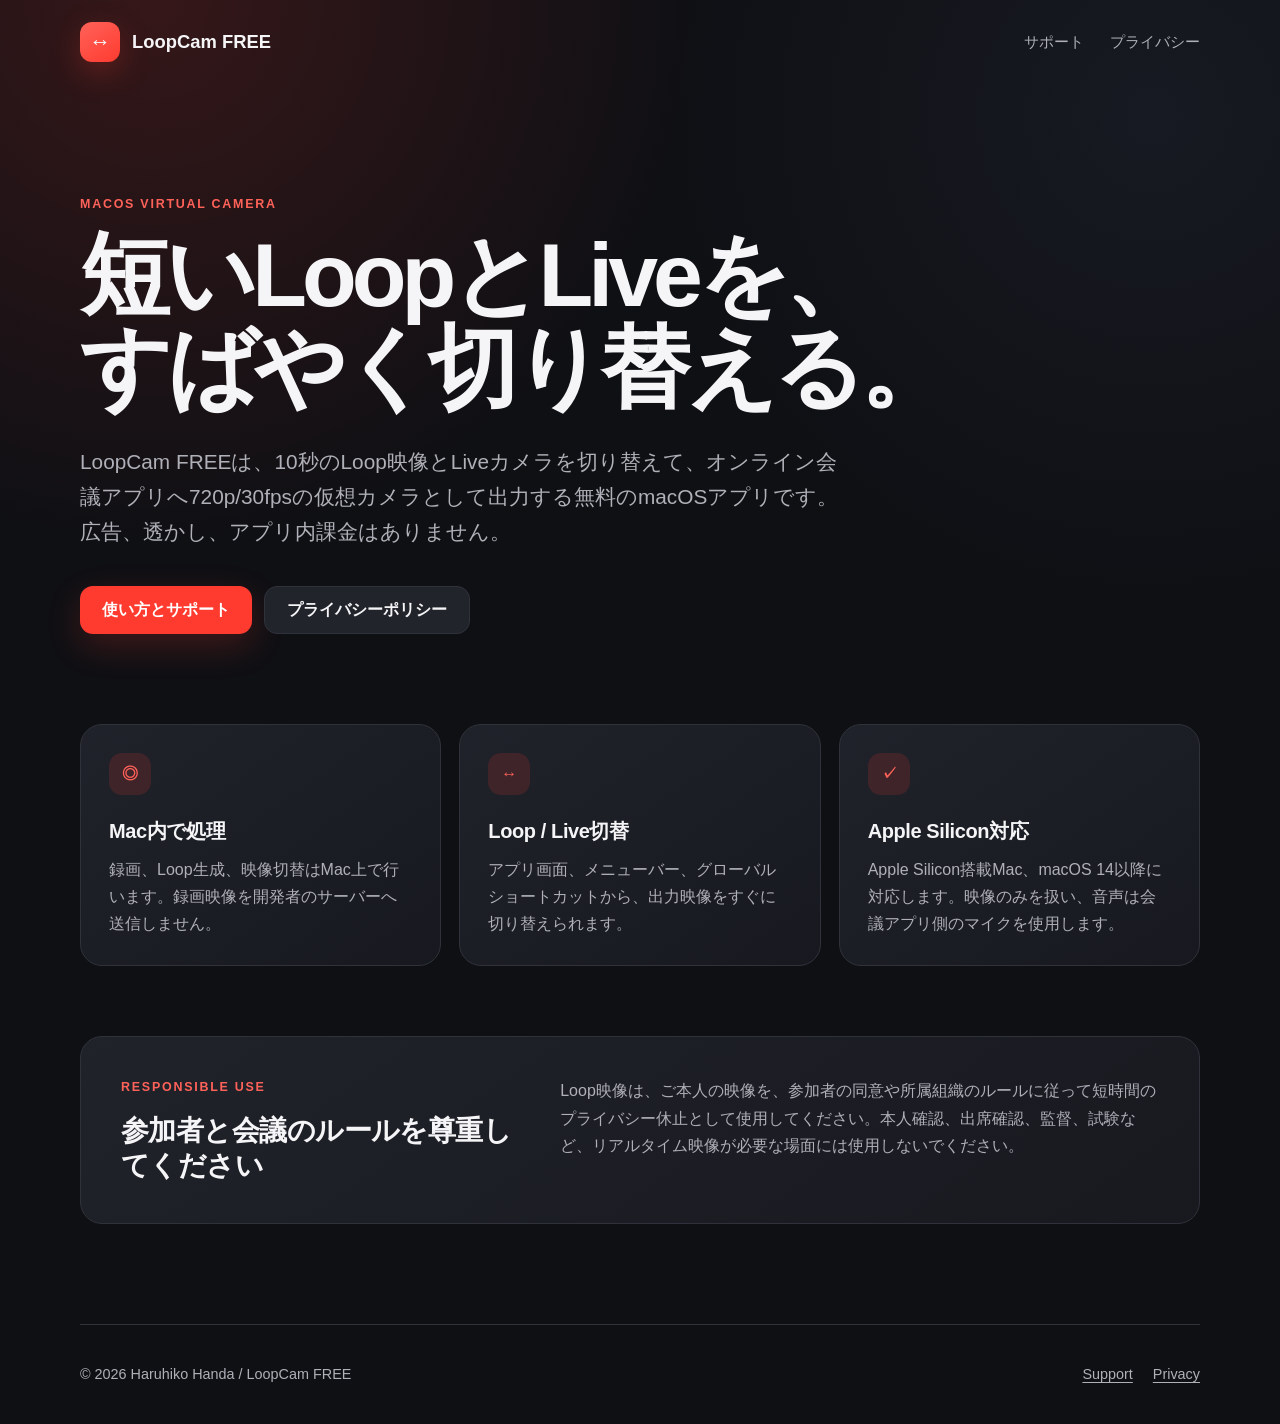
<file: index.html>
<!doctype html>
<html lang="ja">
<head>
  <meta charset="utf-8">
  <meta name="viewport" content="width=device-width, initial-scale=1">
  <meta name="description" content="LoopCam FREEの公式サポートとプライバシー情報。">
  <meta name="color-scheme" content="light dark">
  <meta http-equiv="Content-Security-Policy" content="default-src 'self'; img-src 'self' data:; style-src 'self'; base-uri 'none'; form-action 'self' https://github.com">
  <title>LoopCam FREE — Support &amp; Privacy</title>
  <link rel="stylesheet" href="assets/styles.css">
</head>
<body>
  <header class="site-header">
    <a class="brand" href="./" aria-label="LoopCam FREE ホーム">
      <span class="brand-mark" aria-hidden="true">↔</span>
      <span>LoopCam FREE</span>
    </a>
    <nav aria-label="メインナビゲーション">
      <a href="support/">サポート</a>
      <a href="privacy/">プライバシー</a>
    </nav>
  </header>

  <main>
    <section class="hero">
      <p class="eyebrow">macOS Virtual Camera</p>
      <h1>短いLoopとLiveを、<br>すばやく切り替える。</h1>
      <p class="lead">LoopCam FREEは、10秒のLoop映像とLiveカメラを切り替えて、オンライン会議アプリへ720p/30fpsの仮想カメラとして出力する無料のmacOSアプリです。広告、透かし、アプリ内課金はありません。</p>
      <div class="actions">
        <a class="button primary" href="support/">使い方とサポート</a>
        <a class="button secondary" href="privacy/">プライバシーポリシー</a>
      </div>
    </section>

    <section class="grid" aria-label="LoopCam FREEの特徴">
      <article class="card">
        <span class="card-icon" aria-hidden="true">◎</span>
        <h2>Mac内で処理</h2>
        <p>録画、Loop生成、映像切替はMac上で行います。録画映像を開発者のサーバーへ送信しません。</p>
      </article>
      <article class="card">
        <span class="card-icon" aria-hidden="true">↔</span>
        <h2>Loop / Live切替</h2>
        <p>アプリ画面、メニューバー、グローバルショートカットから、出力映像をすぐに切り替えられます。</p>
      </article>
      <article class="card">
        <span class="card-icon" aria-hidden="true">✓</span>
        <h2>Apple Silicon対応</h2>
        <p>Apple Silicon搭載Mac、macOS 14以降に対応します。映像のみを扱い、音声は会議アプリ側のマイクを使用します。</p>
      </article>
    </section>

    <section class="notice">
      <div>
        <p class="eyebrow">Responsible Use</p>
        <h2>参加者と会議のルールを尊重してください</h2>
      </div>
      <p>Loop映像は、ご本人の映像を、参加者の同意や所属組織のルールに従って短時間のプライバシー休止として使用してください。本人確認、出席確認、監督、試験など、リアルタイム映像が必要な場面には使用しないでください。</p>
    </section>
  </main>

  <footer>
    <p>© 2026 Haruhiko Handa / LoopCam FREE</p>
    <div><a href="support/">Support</a><a href="privacy/">Privacy</a></div>
  </footer>
</body>
</html>
</file>
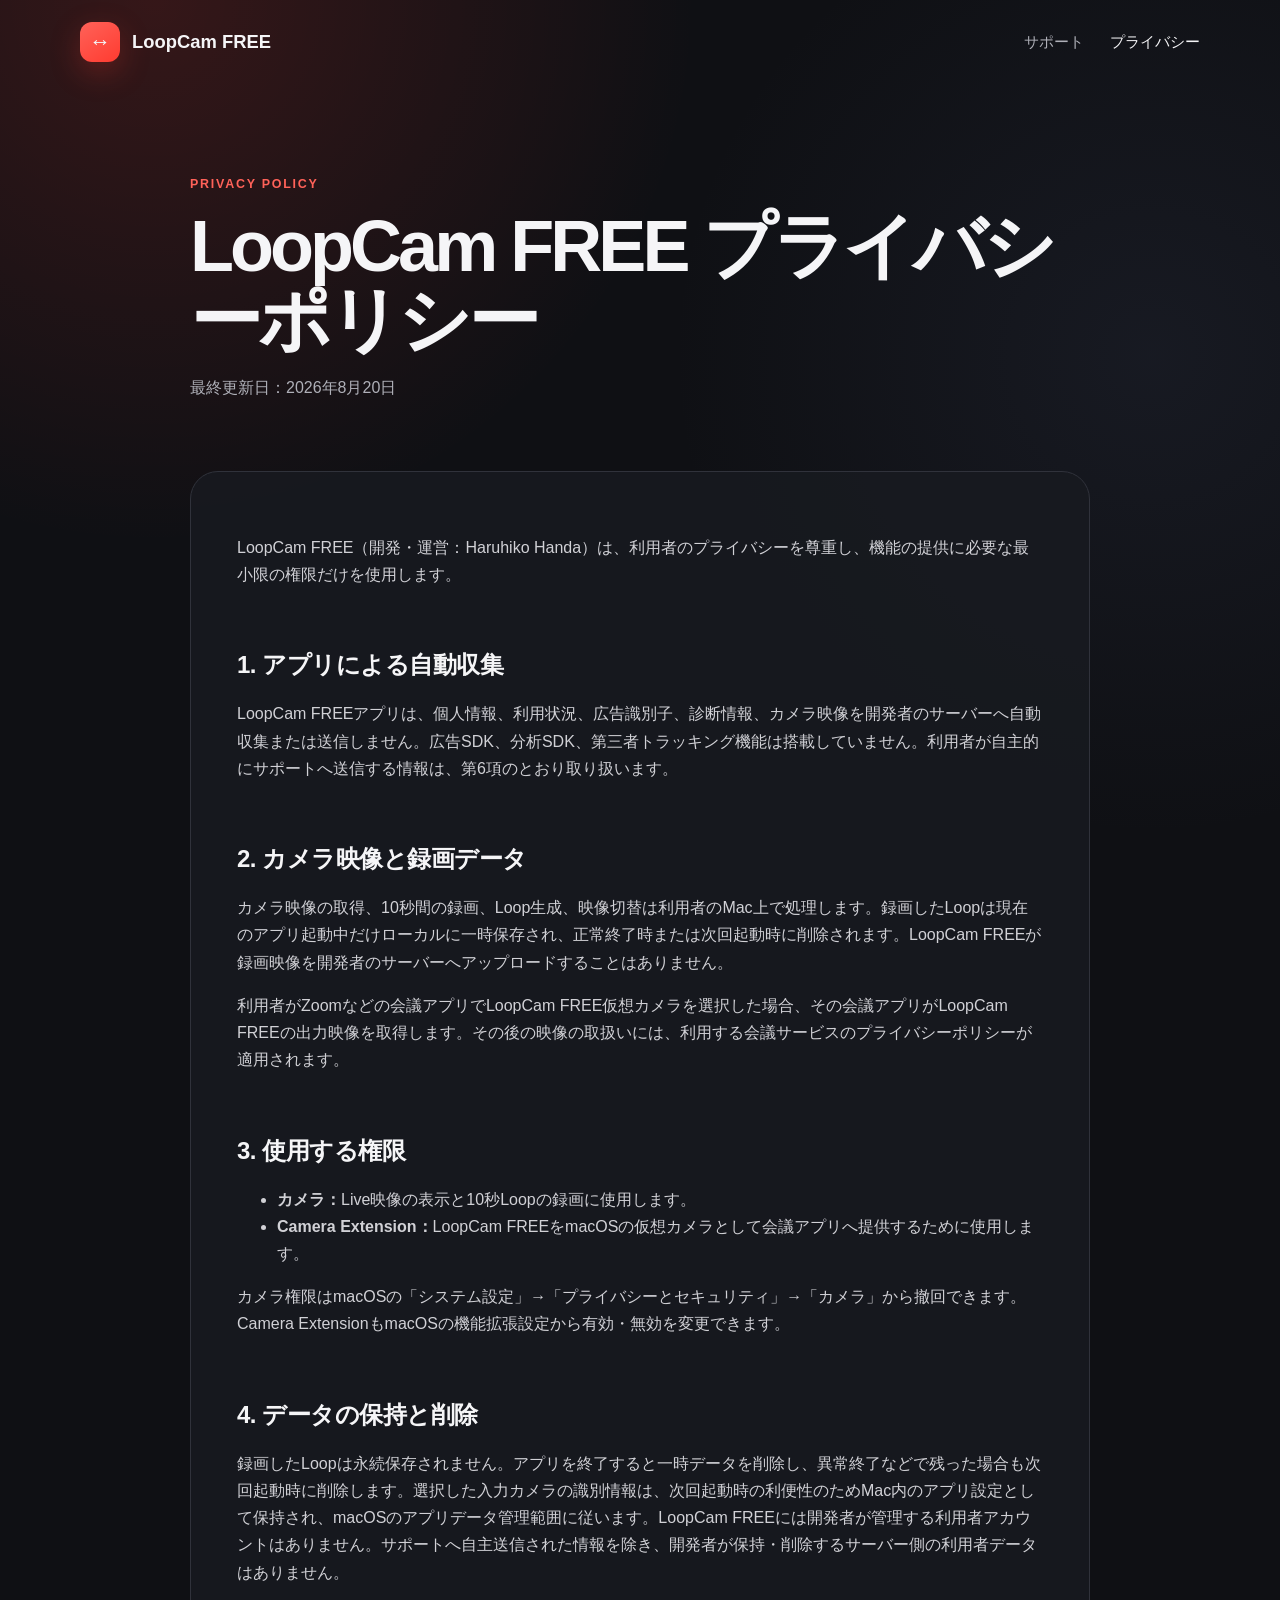
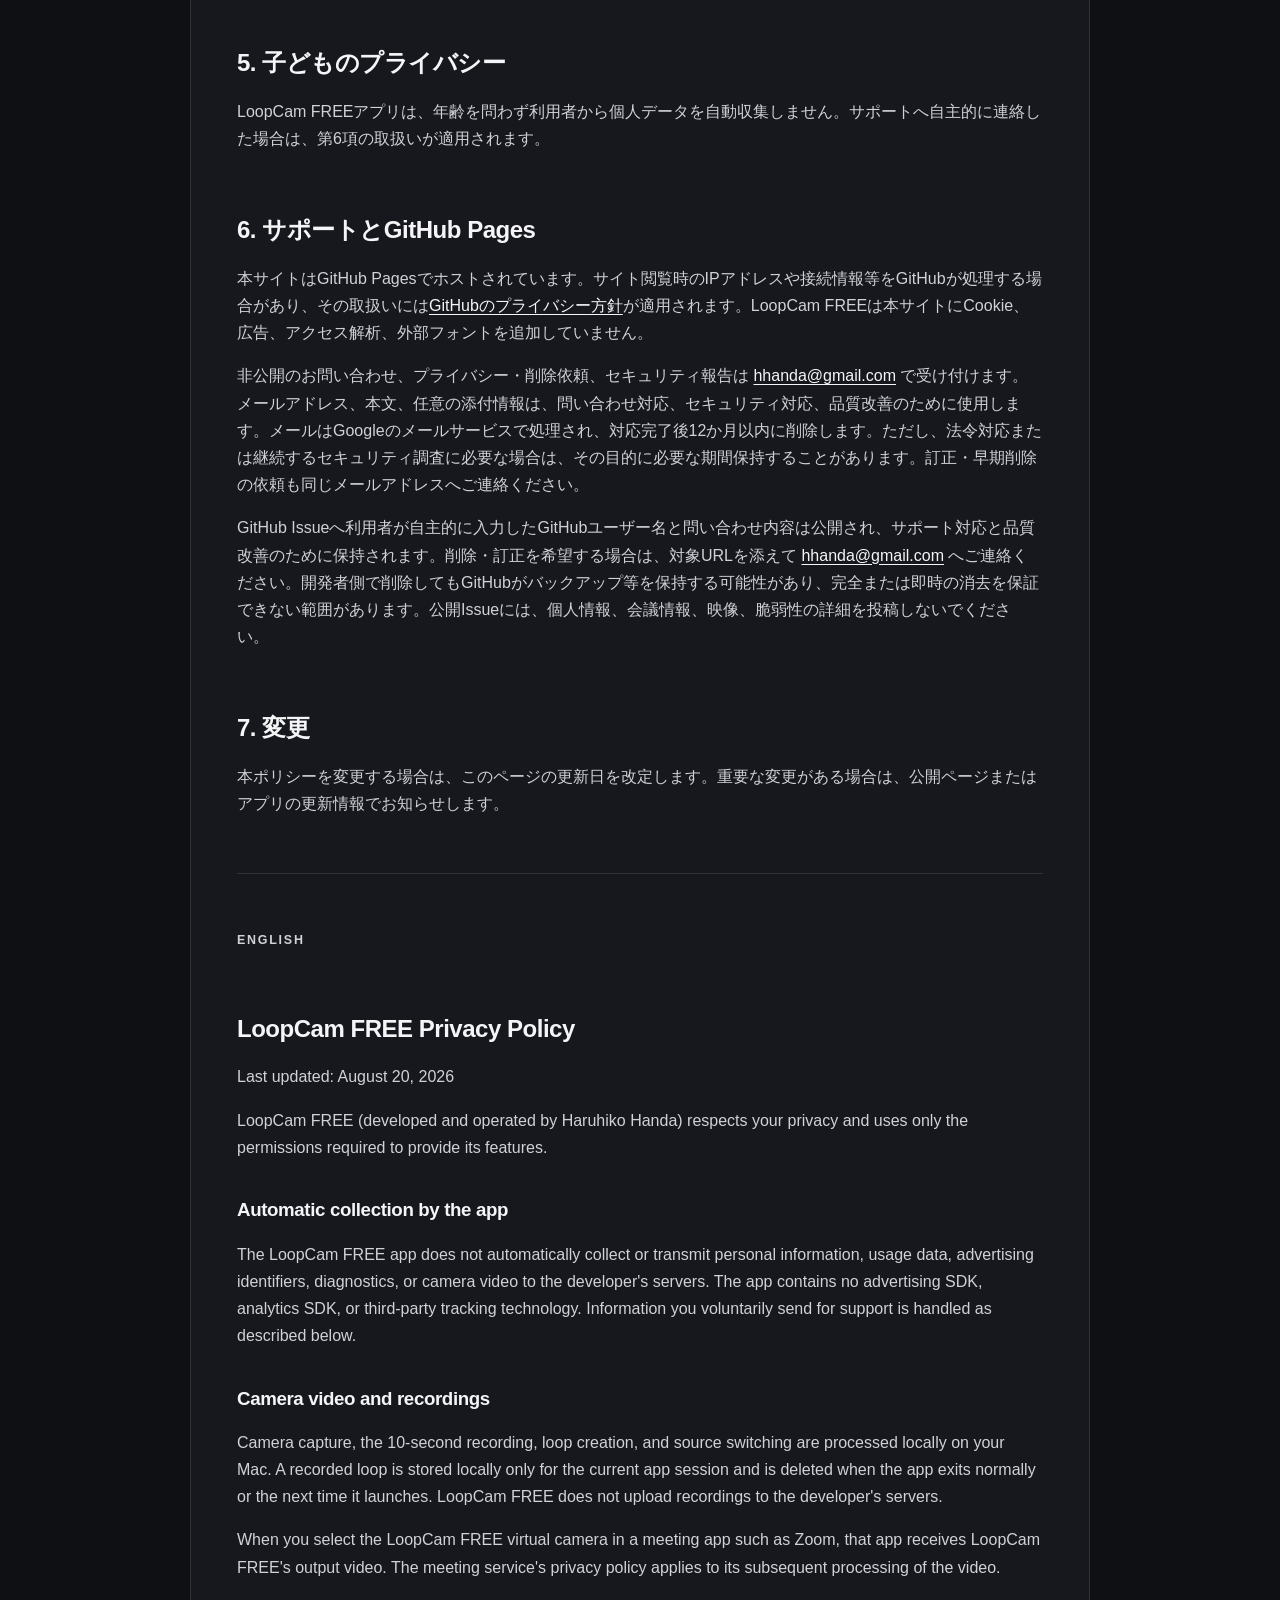
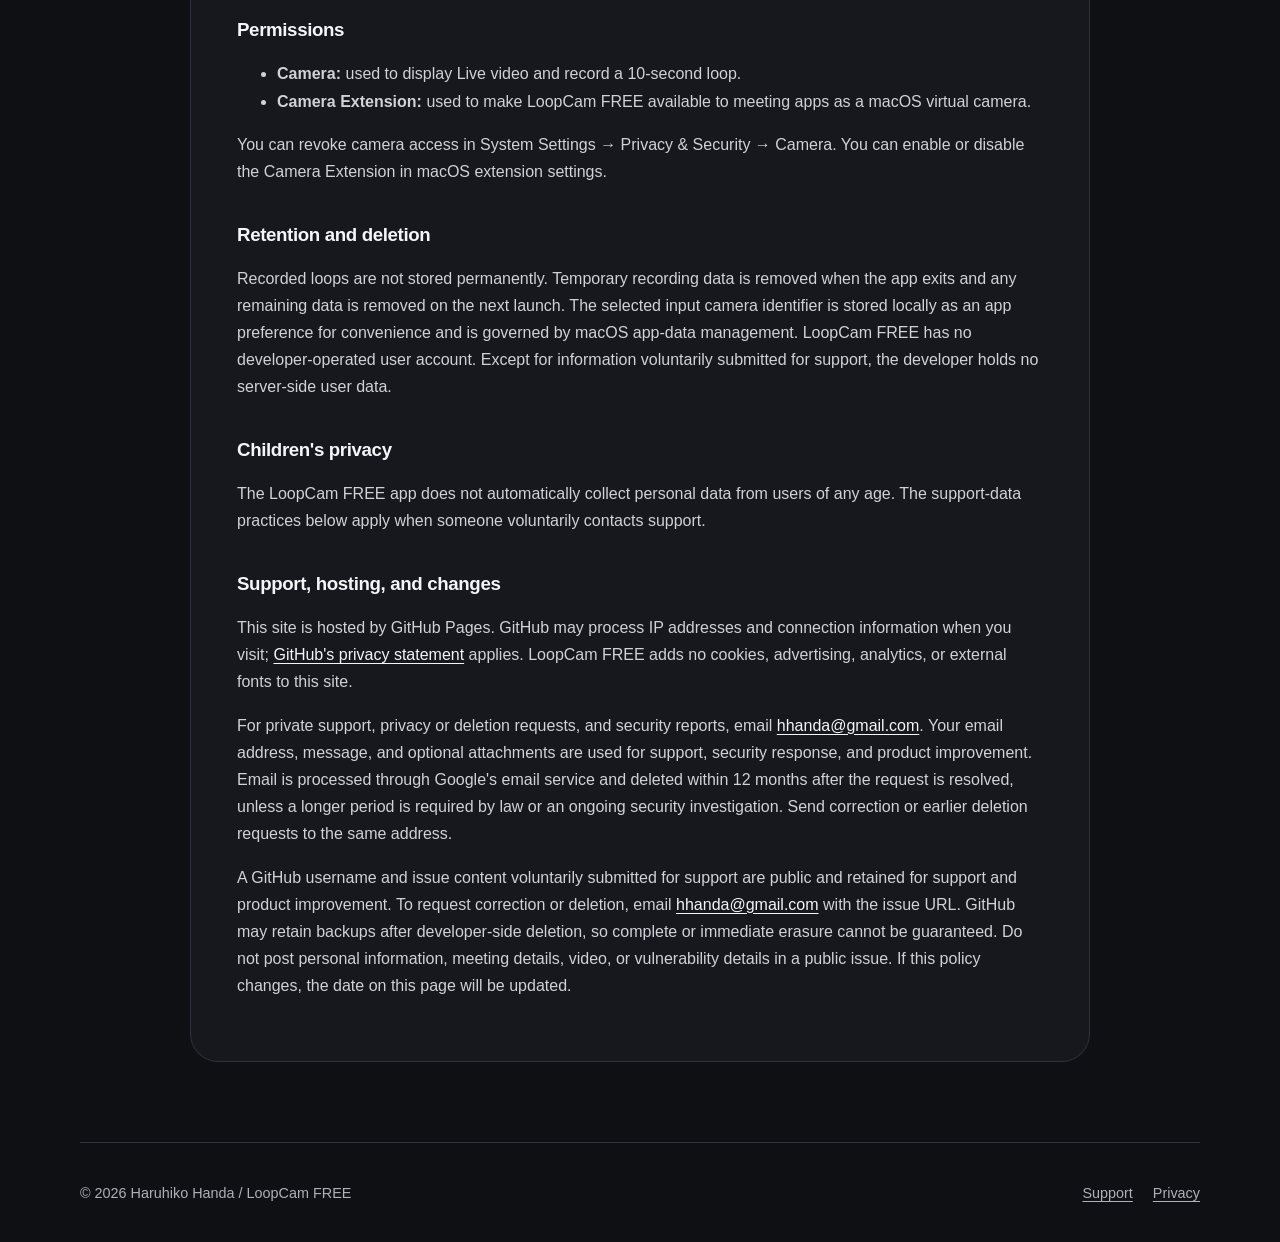
<file: privacy/index.html>
<!doctype html>
<html lang="ja">
<head>
  <meta charset="utf-8">
  <meta name="viewport" content="width=device-width, initial-scale=1">
  <meta name="description" content="LoopCam FREEプライバシーポリシー。">
  <meta name="color-scheme" content="light dark">
  <meta http-equiv="Content-Security-Policy" content="default-src 'self'; img-src 'self' data:; style-src 'self'; base-uri 'none'; form-action 'self' https://github.com">
  <title>プライバシーポリシー — LoopCam FREE</title>
  <link rel="stylesheet" href="../assets/styles.css">
</head>
<body>
  <header class="site-header">
    <a class="brand" href="../" aria-label="LoopCam FREE ホーム"><span class="brand-mark" aria-hidden="true">↔</span><span>LoopCam FREE</span></a>
    <nav aria-label="メインナビゲーション"><a href="../support/">サポート</a><a aria-current="page" href="./">プライバシー</a></nav>
  </header>

  <main class="document">
    <div class="document-heading">
      <p class="eyebrow">Privacy Policy</p>
      <h1>LoopCam FREE プライバシーポリシー</h1>
      <p class="updated">最終更新日：2026年8月20日</p>
    </div>

    <article>
      <p>LoopCam FREE（開発・運営：Haruhiko Handa）は、利用者のプライバシーを尊重し、機能の提供に必要な最小限の権限だけを使用します。</p>

      <h2>1. アプリによる自動収集</h2>
      <p>LoopCam FREEアプリは、個人情報、利用状況、広告識別子、診断情報、カメラ映像を開発者のサーバーへ自動収集または送信しません。広告SDK、分析SDK、第三者トラッキング機能は搭載していません。利用者が自主的にサポートへ送信する情報は、第6項のとおり取り扱います。</p>

      <h2>2. カメラ映像と録画データ</h2>
      <p>カメラ映像の取得、10秒間の録画、Loop生成、映像切替は利用者のMac上で処理します。録画したLoopは現在のアプリ起動中だけローカルに一時保存され、正常終了時または次回起動時に削除されます。LoopCam FREEが録画映像を開発者のサーバーへアップロードすることはありません。</p>
      <p>利用者がZoomなどの会議アプリでLoopCam FREE仮想カメラを選択した場合、その会議アプリがLoopCam FREEの出力映像を取得します。その後の映像の取扱いには、利用する会議サービスのプライバシーポリシーが適用されます。</p>

      <h2>3. 使用する権限</h2>
      <ul>
        <li><strong>カメラ：</strong>Live映像の表示と10秒Loopの録画に使用します。</li>
        <li><strong>Camera Extension：</strong>LoopCam FREEをmacOSの仮想カメラとして会議アプリへ提供するために使用します。</li>
      </ul>
      <p>カメラ権限はmacOSの「システム設定」→「プライバシーとセキュリティ」→「カメラ」から撤回できます。Camera ExtensionもmacOSの機能拡張設定から有効・無効を変更できます。</p>

      <h2>4. データの保持と削除</h2>
      <p>録画したLoopは永続保存されません。アプリを終了すると一時データを削除し、異常終了などで残った場合も次回起動時に削除します。選択した入力カメラの識別情報は、次回起動時の利便性のためMac内のアプリ設定として保持され、macOSのアプリデータ管理範囲に従います。LoopCam FREEには開発者が管理する利用者アカウントはありません。サポートへ自主送信された情報を除き、開発者が保持・削除するサーバー側の利用者データはありません。</p>

      <h2>5. 子どものプライバシー</h2>
      <p>LoopCam FREEアプリは、年齢を問わず利用者から個人データを自動収集しません。サポートへ自主的に連絡した場合は、第6項の取扱いが適用されます。</p>

      <h2>6. サポートとGitHub Pages</h2>
      <p>本サイトはGitHub Pagesでホストされています。サイト閲覧時のIPアドレスや接続情報等をGitHubが処理する場合があり、その取扱いには<a href="https://docs.github.com/en/site-policy/privacy-policies/github-general-privacy-statement">GitHubのプライバシー方針</a>が適用されます。LoopCam FREEは本サイトにCookie、広告、アクセス解析、外部フォントを追加していません。</p>
      <p>非公開のお問い合わせ、プライバシー・削除依頼、セキュリティ報告は <a href="mailto:hhanda@gmail.com">hhanda@gmail.com</a> で受け付けます。メールアドレス、本文、任意の添付情報は、問い合わせ対応、セキュリティ対応、品質改善のために使用します。メールはGoogleのメールサービスで処理され、対応完了後12か月以内に削除します。ただし、法令対応または継続するセキュリティ調査に必要な場合は、その目的に必要な期間保持することがあります。訂正・早期削除の依頼も同じメールアドレスへご連絡ください。</p>
      <p>GitHub Issueへ利用者が自主的に入力したGitHubユーザー名と問い合わせ内容は公開され、サポート対応と品質改善のために保持されます。削除・訂正を希望する場合は、対象URLを添えて <a href="mailto:hhanda@gmail.com">hhanda@gmail.com</a> へご連絡ください。開発者側で削除してもGitHubがバックアップ等を保持する可能性があり、完全または即時の消去を保証できない範囲があります。公開Issueには、個人情報、会議情報、映像、脆弱性の詳細を投稿しないでください。</p>

      <h2>7. 変更</h2>
      <p>本ポリシーを変更する場合は、このページの更新日を改定します。重要な変更がある場合は、公開ページまたはアプリの更新情報でお知らせします。</p>

      <hr>

      <section lang="en" aria-labelledby="privacy-en">
        <p class="eyebrow">English</p>
        <h2 id="privacy-en">LoopCam FREE Privacy Policy</h2>
        <p class="updated">Last updated: August 20, 2026</p>
        <p>LoopCam FREE (developed and operated by Haruhiko Handa) respects your privacy and uses only the permissions required to provide its features.</p>

        <h3>Automatic collection by the app</h3>
        <p>The LoopCam FREE app does not automatically collect or transmit personal information, usage data, advertising identifiers, diagnostics, or camera video to the developer's servers. The app contains no advertising SDK, analytics SDK, or third-party tracking technology. Information you voluntarily send for support is handled as described below.</p>

        <h3>Camera video and recordings</h3>
        <p>Camera capture, the 10-second recording, loop creation, and source switching are processed locally on your Mac. A recorded loop is stored locally only for the current app session and is deleted when the app exits normally or the next time it launches. LoopCam FREE does not upload recordings to the developer's servers.</p>
        <p>When you select the LoopCam FREE virtual camera in a meeting app such as Zoom, that app receives LoopCam FREE's output video. The meeting service's privacy policy applies to its subsequent processing of the video.</p>

        <h3>Permissions</h3>
        <ul>
          <li><strong>Camera:</strong> used to display Live video and record a 10-second loop.</li>
          <li><strong>Camera Extension:</strong> used to make LoopCam FREE available to meeting apps as a macOS virtual camera.</li>
        </ul>
        <p>You can revoke camera access in System Settings → Privacy &amp; Security → Camera. You can enable or disable the Camera Extension in macOS extension settings.</p>

        <h3>Retention and deletion</h3>
        <p>Recorded loops are not stored permanently. Temporary recording data is removed when the app exits and any remaining data is removed on the next launch. The selected input camera identifier is stored locally as an app preference for convenience and is governed by macOS app-data management. LoopCam FREE has no developer-operated user account. Except for information voluntarily submitted for support, the developer holds no server-side user data.</p>

        <h3>Children's privacy</h3>
        <p>The LoopCam FREE app does not automatically collect personal data from users of any age. The support-data practices below apply when someone voluntarily contacts support.</p>

        <h3>Support, hosting, and changes</h3>
        <p>This site is hosted by GitHub Pages. GitHub may process IP addresses and connection information when you visit; <a href="https://docs.github.com/en/site-policy/privacy-policies/github-general-privacy-statement">GitHub's privacy statement</a> applies. LoopCam FREE adds no cookies, advertising, analytics, or external fonts to this site.</p>
        <p>For private support, privacy or deletion requests, and security reports, email <a href="mailto:hhanda@gmail.com">hhanda@gmail.com</a>. Your email address, message, and optional attachments are used for support, security response, and product improvement. Email is processed through Google's email service and deleted within 12 months after the request is resolved, unless a longer period is required by law or an ongoing security investigation. Send correction or earlier deletion requests to the same address.</p>
        <p>A GitHub username and issue content voluntarily submitted for support are public and retained for support and product improvement. To request correction or deletion, email <a href="mailto:hhanda@gmail.com">hhanda@gmail.com</a> with the issue URL. GitHub may retain backups after developer-side deletion, so complete or immediate erasure cannot be guaranteed. Do not post personal information, meeting details, video, or vulnerability details in a public issue. If this policy changes, the date on this page will be updated.</p>
      </section>
    </article>
  </main>

  <footer><p>© 2026 Haruhiko Handa / LoopCam FREE</p><div><a href="../support/">Support</a><a href="./">Privacy</a></div></footer>
</body>
</html>
</file>
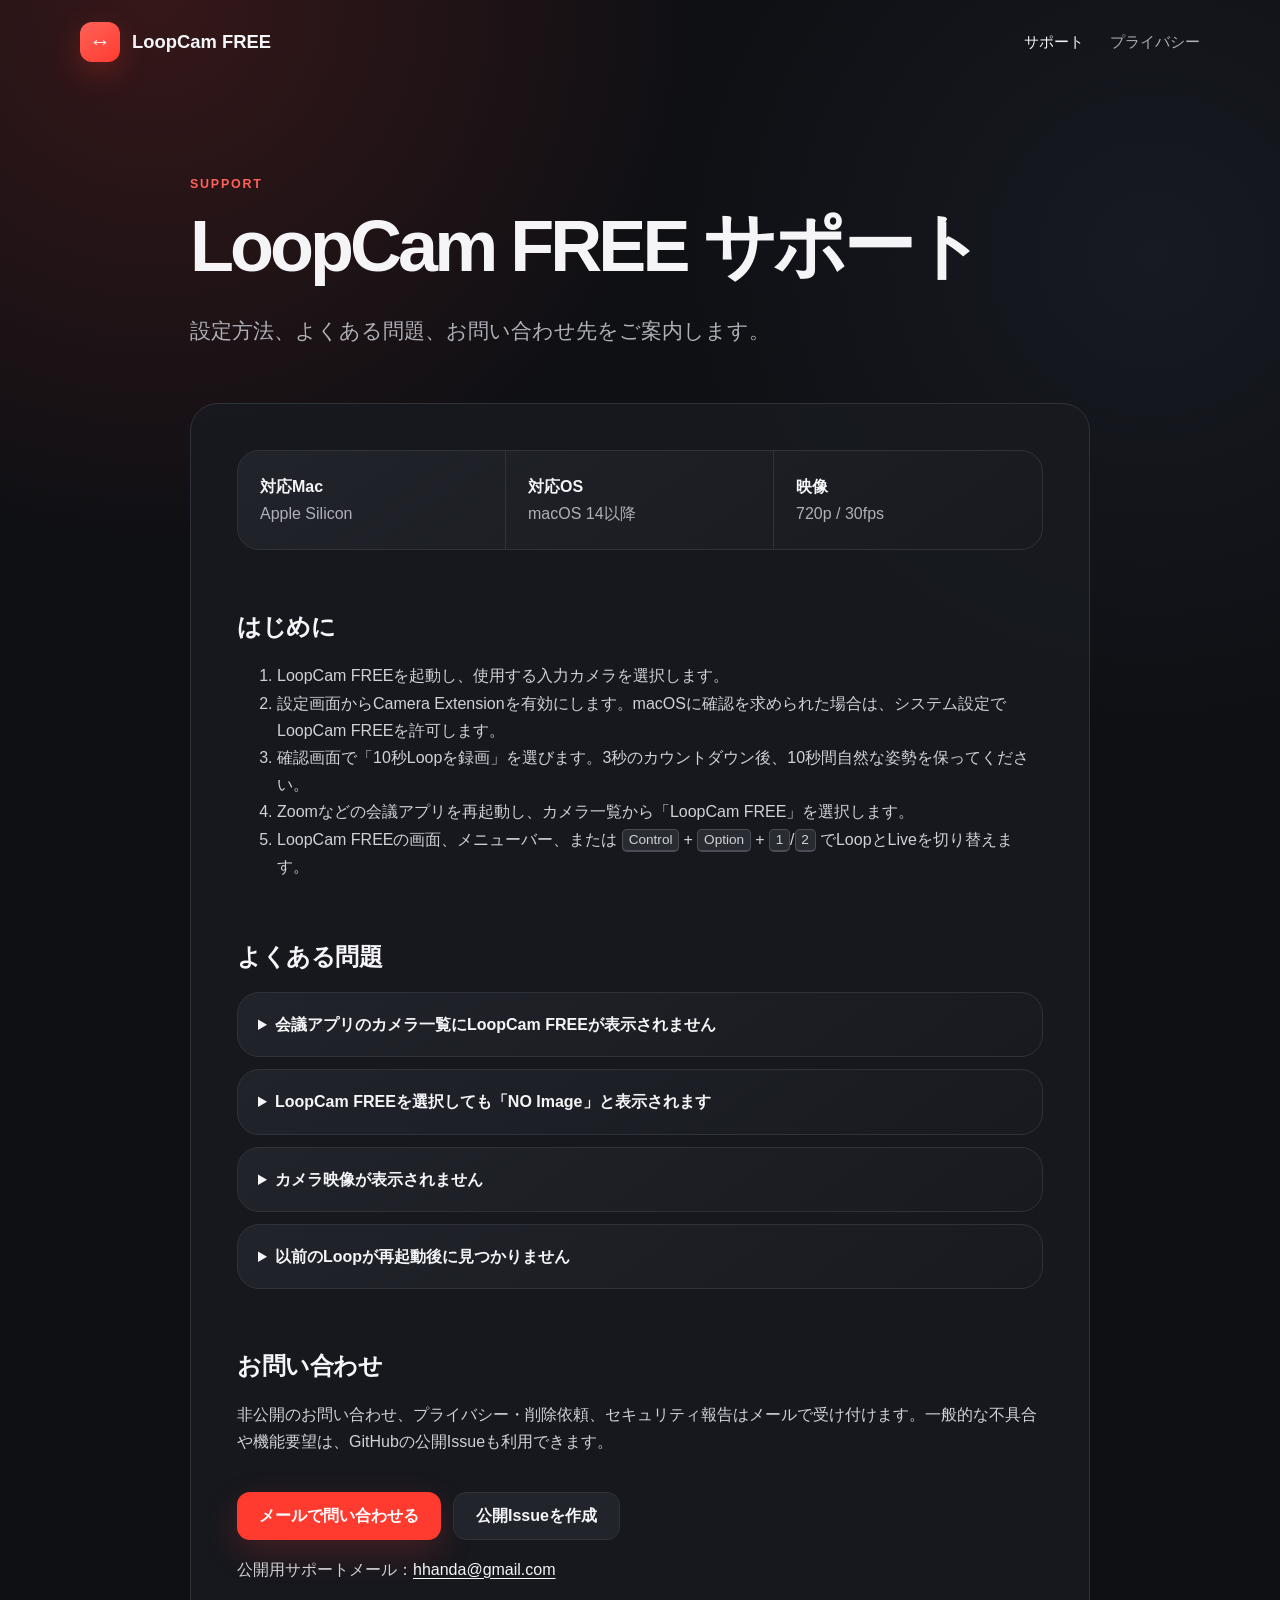
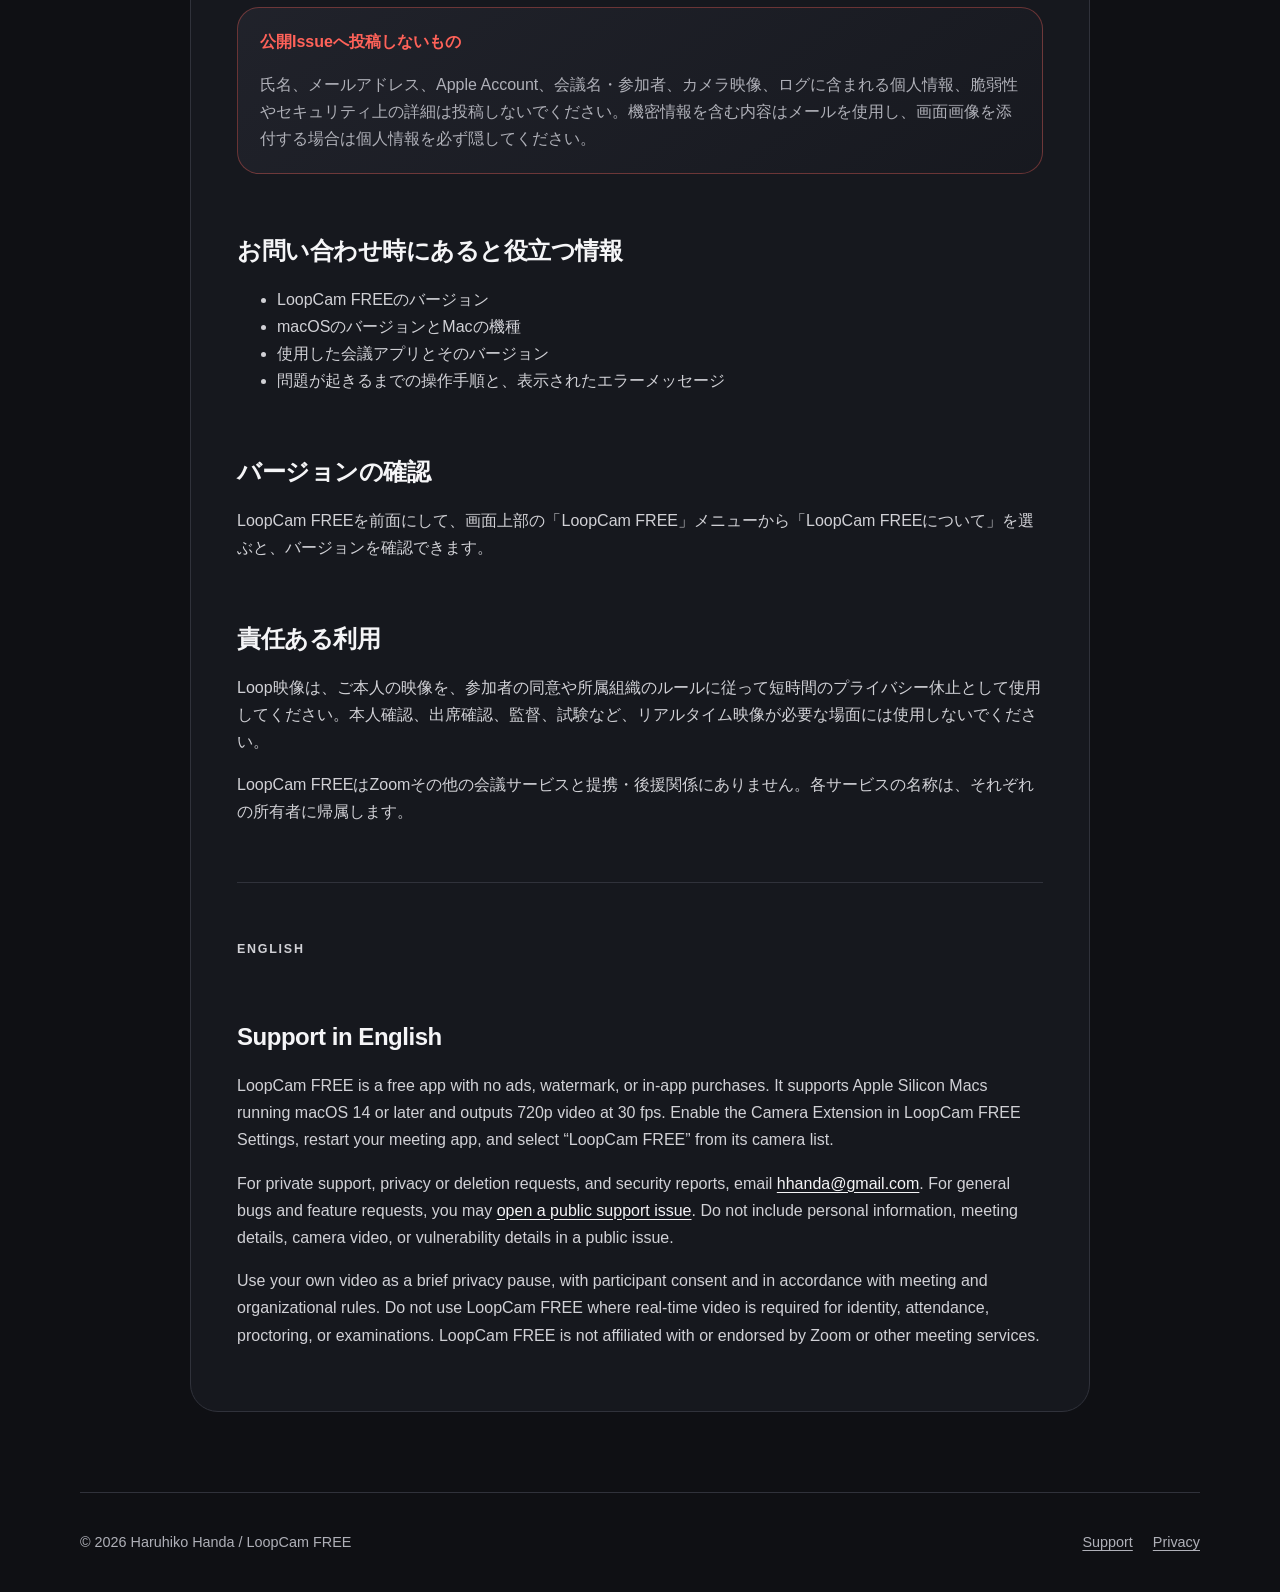
<file: support/index.html>
<!doctype html>
<html lang="ja">
<head>
  <meta charset="utf-8">
  <meta name="viewport" content="width=device-width, initial-scale=1">
  <meta name="description" content="LoopCam FREEの設定、使い方、トラブルシューティング、お問い合わせ。">
  <meta name="color-scheme" content="light dark">
  <meta http-equiv="Content-Security-Policy" content="default-src 'self'; img-src 'self' data:; style-src 'self'; base-uri 'none'; form-action 'self' https://github.com">
  <title>サポート — LoopCam FREE</title>
  <link rel="stylesheet" href="../assets/styles.css">
</head>
<body>
  <header class="site-header">
    <a class="brand" href="../" aria-label="LoopCam FREE ホーム"><span class="brand-mark" aria-hidden="true">↔</span><span>LoopCam FREE</span></a>
    <nav aria-label="メインナビゲーション"><a aria-current="page" href="./">サポート</a><a href="../privacy/">プライバシー</a></nav>
  </header>

  <main class="document">
    <div class="document-heading">
      <p class="eyebrow">Support</p>
      <h1>LoopCam FREE サポート</h1>
      <p class="lead">設定方法、よくある問題、お問い合わせ先をご案内します。</p>
    </div>

    <article>
      <div class="support-meta">
        <div><strong>対応Mac</strong><span>Apple Silicon</span></div>
        <div><strong>対応OS</strong><span>macOS 14以降</span></div>
        <div><strong>映像</strong><span>720p / 30fps</span></div>
      </div>

      <h2>はじめに</h2>
      <ol>
        <li>LoopCam FREEを起動し、使用する入力カメラを選択します。</li>
        <li>設定画面からCamera Extensionを有効にします。macOSに確認を求められた場合は、システム設定でLoopCam FREEを許可します。</li>
        <li>確認画面で「10秒Loopを録画」を選びます。3秒のカウントダウン後、10秒間自然な姿勢を保ってください。</li>
        <li>Zoomなどの会議アプリを再起動し、カメラ一覧から「LoopCam FREE」を選択します。</li>
        <li>LoopCam FREEの画面、メニューバー、または <kbd>Control</kbd> + <kbd>Option</kbd> + <kbd>1</kbd>/<kbd>2</kbd> でLoopとLiveを切り替えます。</li>
      </ol>

      <h2>よくある問題</h2>
      <details>
        <summary>会議アプリのカメラ一覧にLoopCam FREEが表示されません</summary>
        <p>LoopCam FREEの設定でCamera Extensionが「有効」になっていることを確認してください。有効化後に会議アプリを完全に終了して起動し直します。それでも表示されない場合は、Macを再起動してから再確認してください。</p>
      </details>
      <details>
        <summary>LoopCam FREEを選択しても「NO Image」と表示されます</summary>
        <p>LoopCam FREE本体が起動していること、入力カメラが接続されていることを確認してください。「NO Image」はLoopCam FREEから映像を出力できないときの安全なフォールバック表示です。</p>
      </details>
      <details>
        <summary>カメラ映像が表示されません</summary>
        <p>macOSの「システム設定」→「プライバシーとセキュリティ」→「カメラ」でLoopCam FREEを許可してください。他のアプリがカメラを占有している場合は、そのアプリを終了してLoopCam FREEを起動し直します。</p>
      </details>
      <details>
        <summary>以前のLoopが再起動後に見つかりません</summary>
        <p>これは正常な動作です。プライバシー保護のため、Loopはアプリ終了時または次回起動時に削除され、起動ごとの再録画が必要です。</p>
      </details>

      <h2>お問い合わせ</h2>
      <p>非公開のお問い合わせ、プライバシー・削除依頼、セキュリティ報告はメールで受け付けます。一般的な不具合や機能要望は、GitHubの公開Issueも利用できます。</p>
      <div class="actions">
        <a class="button primary" href="mailto:hhanda@gmail.com?subject=LoopCam%20FREE%20Support">メールで問い合わせる</a>
        <a class="button secondary" href="https://github.com/HARUHIKOHANDA/loopcam-support/issues/new?template=support.yml">公開Issueを作成</a>
      </div>
      <p>公開用サポートメール：<a href="mailto:hhanda@gmail.com">hhanda@gmail.com</a></p>
      <aside class="warning">
        <strong>公開Issueへ投稿しないもの</strong>
        <p>氏名、メールアドレス、Apple Account、会議名・参加者、カメラ映像、ログに含まれる個人情報、脆弱性やセキュリティ上の詳細は投稿しないでください。機密情報を含む内容はメールを使用し、画面画像を添付する場合は個人情報を必ず隠してください。</p>
      </aside>

      <h2>お問い合わせ時にあると役立つ情報</h2>
      <ul>
        <li>LoopCam FREEのバージョン</li>
        <li>macOSのバージョンとMacの機種</li>
        <li>使用した会議アプリとそのバージョン</li>
        <li>問題が起きるまでの操作手順と、表示されたエラーメッセージ</li>
      </ul>

      <h2>バージョンの確認</h2>
      <p>LoopCam FREEを前面にして、画面上部の「LoopCam FREE」メニューから「LoopCam FREEについて」を選ぶと、バージョンを確認できます。</p>

      <h2>責任ある利用</h2>
      <p>Loop映像は、ご本人の映像を、参加者の同意や所属組織のルールに従って短時間のプライバシー休止として使用してください。本人確認、出席確認、監督、試験など、リアルタイム映像が必要な場面には使用しないでください。</p>
      <p>LoopCam FREEはZoomその他の会議サービスと提携・後援関係にありません。各サービスの名称は、それぞれの所有者に帰属します。</p>

      <hr>
      <section lang="en" aria-labelledby="support-en">
        <p class="eyebrow">English</p>
        <h2 id="support-en">Support in English</h2>
        <p>LoopCam FREE is a free app with no ads, watermark, or in-app purchases. It supports Apple Silicon Macs running macOS 14 or later and outputs 720p video at 30 fps. Enable the Camera Extension in LoopCam FREE Settings, restart your meeting app, and select “LoopCam FREE” from its camera list.</p>
        <p>For private support, privacy or deletion requests, and security reports, email <a href="mailto:hhanda@gmail.com">hhanda@gmail.com</a>. For general bugs and feature requests, you may <a href="https://github.com/HARUHIKOHANDA/loopcam-support/issues/new?template=support.yml">open a public support issue</a>. Do not include personal information, meeting details, camera video, or vulnerability details in a public issue.</p>
        <p>Use your own video as a brief privacy pause, with participant consent and in accordance with meeting and organizational rules. Do not use LoopCam FREE where real-time video is required for identity, attendance, proctoring, or examinations. LoopCam FREE is not affiliated with or endorsed by Zoom or other meeting services.</p>
      </section>
    </article>
  </main>

  <footer><p>© 2026 Haruhiko Handa / LoopCam FREE</p><div><a href="./">Support</a><a href="../privacy/">Privacy</a></div></footer>
</body>
</html>
</file>
<file: assets/styles.css>
:root {
  --background: #0f1014;
  --surface: #181a20;
  --surface-2: #22242c;
  --text: #f5f5f7;
  --muted: #afb0b8;
  --line: #30323b;
  --accent: #ff3b30;
  --accent-bright: #ff6259;
  --max: 1120px;
  font-family: -apple-system, BlinkMacSystemFont, "SF Pro Text", "Helvetica Neue", sans-serif;
  color-scheme: dark;
}

* { box-sizing: border-box; }

html { scroll-behavior: smooth; }

body {
  margin: 0;
  min-height: 100vh;
  color: var(--text);
  background:
    radial-gradient(circle at 12% 0%, rgba(255, 59, 48, .16), transparent 34rem),
    radial-gradient(circle at 90% 8%, rgba(80, 92, 130, .13), transparent 30rem),
    var(--background);
  line-height: 1.7;
}

a { color: var(--text); text-underline-offset: .2em; }
a:hover { color: var(--accent-bright); }

.site-header,
footer {
  width: min(calc(100% - 40px), var(--max));
  margin-inline: auto;
  display: flex;
  align-items: center;
  justify-content: space-between;
}

.site-header { min-height: 84px; }

.brand {
  display: inline-flex;
  align-items: center;
  gap: 12px;
  font-size: 1.15rem;
  font-weight: 750;
  text-decoration: none;
}

.brand-mark {
  display: grid;
  place-items: center;
  width: 40px;
  height: 40px;
  border-radius: 12px;
  background: linear-gradient(145deg, var(--accent-bright), var(--accent));
  box-shadow: 0 10px 30px rgba(255, 59, 48, .25);
  font-size: 1.35rem;
}

nav { display: flex; gap: 26px; }
nav a { color: var(--muted); text-decoration: none; font-size: .94rem; }
nav a[aria-current="page"], nav a:hover { color: var(--text); }

main { width: min(calc(100% - 40px), var(--max)); margin-inline: auto; }

.hero { padding: 110px 0 90px; max-width: 880px; }
.eyebrow { margin: 0 0 14px; color: var(--accent-bright); font-size: .78rem; font-weight: 750; letter-spacing: .14em; text-transform: uppercase; }
h1 { margin: 0; font-size: clamp(2.6rem, 7vw, 5.8rem); line-height: 1.03; letter-spacing: -.055em; }
.lead { max-width: 760px; margin: 30px 0 0; color: var(--muted); font-size: clamp(1.05rem, 2.2vw, 1.3rem); }
.actions { display: flex; flex-wrap: wrap; gap: 12px; margin-top: 36px; }

.button {
  display: inline-flex;
  align-items: center;
  justify-content: center;
  min-height: 48px;
  padding: 0 22px;
  border-radius: 13px;
  font-weight: 700;
  text-decoration: none;
}
.button.primary { background: var(--accent); color: white; box-shadow: 0 12px 34px rgba(255, 59, 48, .2); }
.button.primary:hover { background: var(--accent-bright); color: white; }
.button.secondary { background: var(--surface-2); border: 1px solid var(--line); }

.grid { display: grid; grid-template-columns: repeat(3, 1fr); gap: 18px; }
.card, .notice, .support-meta, details, .warning {
  border: 1px solid var(--line);
  background: linear-gradient(145deg, rgba(34, 36, 44, .92), rgba(24, 26, 32, .92));
  border-radius: 22px;
}
.card { padding: 28px; }
.card-icon { display: grid; place-items: center; width: 42px; height: 42px; margin-bottom: 24px; border-radius: 13px; background: rgba(255, 59, 48, .14); color: var(--accent-bright); font-weight: 800; }
h2, h3 { letter-spacing: -.02em; line-height: 1.25; }
.card h2 { margin: 0; font-size: 1.25rem; }
.card p { color: var(--muted); margin: 12px 0 0; }

.notice { display: grid; grid-template-columns: minmax(240px, .8fr) 1.2fr; gap: 40px; margin: 70px 0 100px; padding: 40px; }
.notice h2 { margin: 0; font-size: 1.75rem; }
.notice > p { color: var(--muted); margin: 0; }

.document { max-width: 900px; }
.document-heading { padding: 90px 0 54px; }
.document-heading h1 { font-size: clamp(2.4rem, 6vw, 4.5rem); }
.updated { color: var(--muted); }
.document article { padding: 46px; margin-bottom: 80px; border: 1px solid var(--line); border-radius: 28px; background: rgba(24, 26, 32, .86); }
.document article > p, .document article li, .document article section > p { color: #d1d1d6; }
.document article h2 { margin-top: 2.6em; }
.document article h2:first-child { margin-top: 0; }
.document article h3 { margin-top: 2em; }
.document hr { margin: 56px 0; border: 0; border-top: 1px solid var(--line); }

.support-meta { display: grid; grid-template-columns: repeat(3, 1fr); overflow: hidden; margin-bottom: 40px; }
.support-meta div { display: flex; flex-direction: column; padding: 22px; border-right: 1px solid var(--line); }
.support-meta div:last-child { border: 0; }
.support-meta span { color: var(--muted); }

details { margin: 12px 0; padding: 0 20px; }
summary { cursor: pointer; padding: 18px 0; font-weight: 700; }
details p { margin-top: 0; color: var(--muted); }
.warning { margin: 24px 0; padding: 20px 22px; border-color: rgba(255, 98, 89, .35); }
.warning strong { color: var(--accent-bright); }
.warning p { margin-bottom: 0; color: var(--muted); }
kbd { padding: .15em .42em; border: 1px solid #4a4c55; border-bottom-width: 2px; border-radius: 5px; background: #292b33; font-family: inherit; font-size: .85em; }

footer { min-height: 100px; border-top: 1px solid var(--line); color: var(--muted); font-size: .9rem; }
footer div { display: flex; gap: 20px; }
footer a { color: var(--muted); }

@media (max-width: 760px) {
  .site-header { min-height: 72px; }
  nav { gap: 15px; }
  .hero { padding: 70px 0 60px; }
  .grid, .notice { grid-template-columns: 1fr; }
  .notice { gap: 20px; margin: 44px 0 70px; padding: 28px; }
  .document-heading { padding: 62px 0 36px; }
  .document article { padding: 26px 22px; }
  .support-meta { grid-template-columns: 1fr; }
  .support-meta div { border-right: 0; border-bottom: 1px solid var(--line); }
  .support-meta div:last-child { border-bottom: 0; }
}

@media (prefers-reduced-motion: reduce) {
  html { scroll-behavior: auto; }
}
</file>
